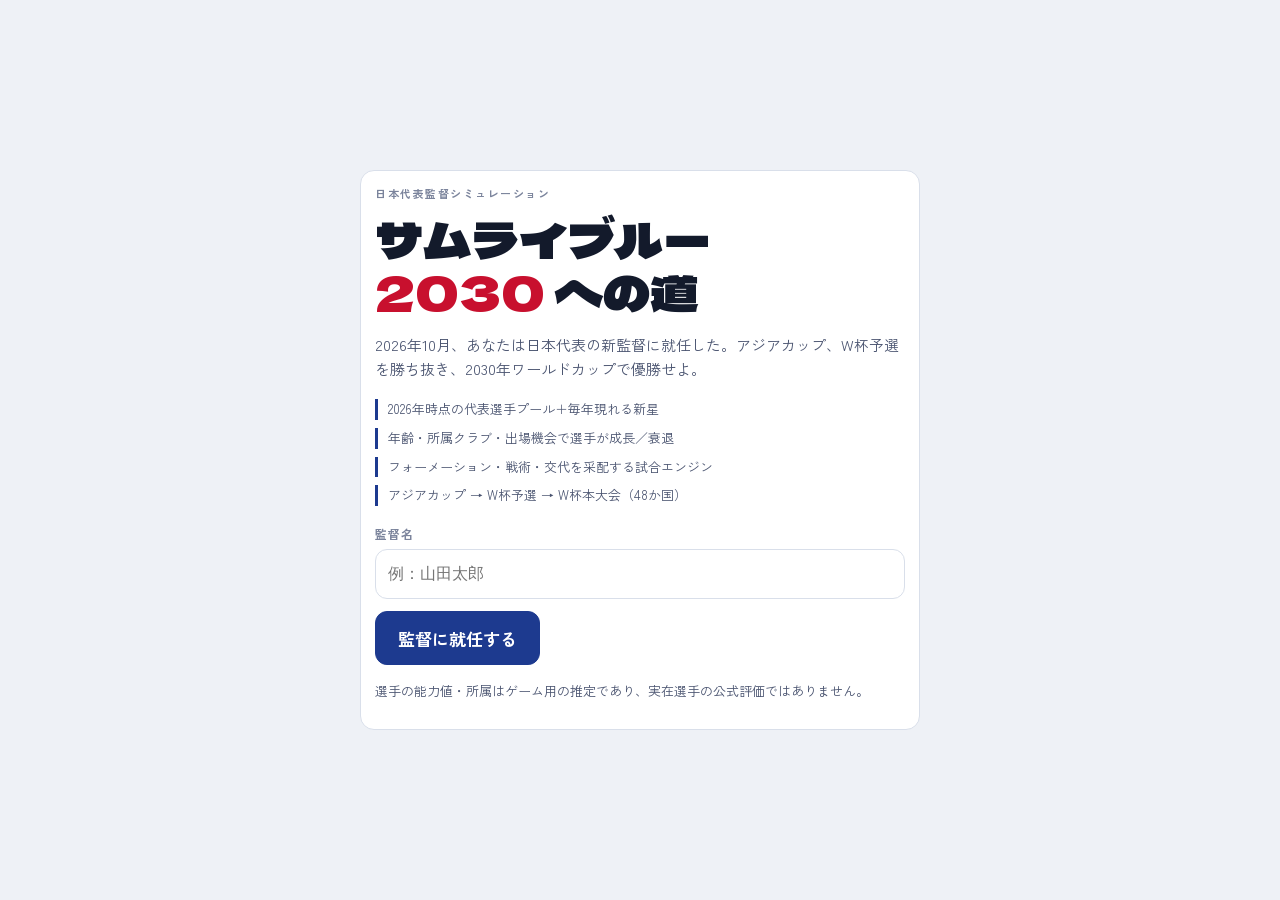
<file: index.html>
<!doctype html>
<html lang="ja">
<head>
<meta charset="utf-8">
<meta name="viewport" content="width=device-width, initial-scale=1, viewport-fit=cover">
<title>サムライブルー監督</title>
<meta name="claude:viewport-fit-sides" content="cover">
<link rel="preconnect" href="https://fonts.googleapis.com">
<link rel="preconnect" href="https://fonts.gstatic.com" crossorigin>
<link rel="stylesheet" href="https://fonts.googleapis.com/css2?family=Barlow+Condensed:wght@500;700&family=Dela+Gothic+One&family=Zen+Kaku+Gothic+New:wght@400;700&display=swap">
<link rel="stylesheet" href="css/style.css">
</head>
<body>
<div id="app"></div>
<div id="modal"></div>
<div id="live"></div>
<div id="toast"></div>
<script src="js/data.js"></script>
<script src="js/engine.js"></script>
<script src="js/world.js"></script>
<script src="js/ranking.js"></script>
<script src="js/game.js"></script>
<script src="js/staff.js"></script>
<script src="js/media.js"></script>
<script src="js/camp.js"></script>
<script src="js/extra.js"></script>
<script src="js/life.js"></script>
<script src="js/depth.js"></script>
<script src="js/ui.js"></script>
</body>
</html>
</file>
<file: css/style.css>
/* 戦術ボード風：藍色の紙面にピッチの緑、日の丸の赤は試合とゴールだけに使う */
:root {
  --paper: #eef1f6;
  --panel: #ffffff;
  --panel-2: #f6f8fb;
  --ink: #131a2b;
  --ink-2: #4a5470;
  --ink-3: #7b849c;
  --line: #d9dfea;
  --ai: #1d3a8f;
  --ai-soft: #e3e9f8;
  --hi: #c8102e;
  --hi-soft: #fbe6e9;
  --pitch: #2e6b43;
  --pitch-2: #2a6340;
  --pitch-line: rgba(255, 255, 255, .55);
  --good: #1d7a46;
  --warn: #b26a00;
  --bad: #b3261e;
  --gold: #a87a00;
  --f-display: "Dela Gothic One", "Hiragino Sans", "Yu Gothic", sans-serif;
  --f-body: "Zen Kaku Gothic New", "Hiragino Sans", "Yu Gothic", "Meiryo", sans-serif;
  --f-num: "Barlow Condensed", "Zen Kaku Gothic New", sans-serif;
  --r: 10px;
}
@media (prefers-color-scheme: dark) {
  :root:not([data-theme="light"]) {
    --paper: #0d1324; --panel: #151d33; --panel-2: #1b2440; --ink: #e8ecf6; --ink-2: #aab3cc; --ink-3: #7d87a3;
    --line: #2a3555; --ai: #8fa9ff; --ai-soft: #1f2b52; --hi: #ff5a6e; --hi-soft: #3a1823;
    --pitch: #23553a; --pitch-2: #204f36; --good: #4cc483; --warn: #f0a83a; --bad: #ff6b60; --gold: #e2b53c;
    color-scheme: dark;
  }
}
:root[data-theme="dark"] {
  --paper: #0d1324; --panel: #151d33; --panel-2: #1b2440; --ink: #e8ecf6; --ink-2: #aab3cc; --ink-3: #7d87a3;
  --line: #2a3555; --ai: #8fa9ff; --ai-soft: #1f2b52; --hi: #ff5a6e; --hi-soft: #3a1823;
  --pitch: #23553a; --pitch-2: #204f36; --good: #4cc483; --warn: #f0a83a; --bad: #ff6b60; --gold: #e2b53c;
  color-scheme: dark;
}

* { box-sizing: border-box; }
html, body { min-height: 100%; }
html { scroll-padding-top: 120px; scroll-padding-bottom: 150px; background: var(--paper); overscroll-behavior-y: none; }
body { margin: 0; background: var(--paper); color: var(--ink); font-family: var(--f-body); font-size: 15px; -webkit-text-size-adjust: 100%; line-height: 1.6; -webkit-font-smoothing: antialiased; }
button { font: inherit; color: inherit; }
:focus-visible { outline: 2px solid var(--ai); outline-offset: 2px; }
.num { font-family: var(--f-num); font-variant-numeric: tabular-nums; }

/* ---------- ヘッダー（スマホゲーム風：上に状態、下にタブ） ---------- */
:root { --col: 560px; --tabbar: 62px; }
body::before { content: ""; position: fixed; inset: 0 0 auto; height: env(safe-area-inset-top, 0px); z-index: 10; background: var(--ai); }
.top { position: sticky; top: env(safe-area-inset-top, 0px); z-index: 5; background: var(--panel); border-bottom: 1px solid var(--line); box-shadow: 0 2px 10px rgba(0, 0, 0, .05); }
.top-in { max-width: var(--col); margin: 0 auto; padding-block: 8px 8px; padding-left: max(12px, env(safe-area-inset-left, 0px)); padding-right: max(12px, env(safe-area-inset-right, 0px)); display: flex; flex-direction: column; gap: 6px; }
.top-row { display: flex; align-items: center; gap: 10px; min-width: 0; }
.brand { font-family: var(--f-display); font-size: 15px; letter-spacing: .02em; display: flex; align-items: center; gap: 8px; white-space: nowrap; }
.brand .disc { width: 16px; height: 16px; border-radius: 50%; background: var(--hi); box-shadow: 0 0 0 2px var(--panel), 0 0 0 3px var(--line); }
.when { margin-left: auto; display: flex; align-items: baseline; gap: 6px; min-width: 0; }
.when b { font-size: 17px; }
.when span { font-size: 12px; font-weight: 700; color: var(--ink-2); overflow: hidden; text-overflow: ellipsis; white-space: nowrap; }
.top-meta { display: grid; grid-template-columns: repeat(auto-fit, minmax(0, 1fr)); grid-auto-flow: column; gap: 6px; }
.meta { display: flex; flex-direction: column; align-items: center; line-height: 1.1; background: var(--panel-2); border-radius: 8px; padding: 4px 2px 5px; min-width: 0; }
.meta b { font-family: var(--f-num); font-size: 18px; font-weight: 700; }
.meta span { font-size: 10px; letter-spacing: .06em; color: var(--ink-3); font-weight: 700; white-space: nowrap; }
.meter { width: 80%; height: 4px; border-radius: 2px; background: var(--line); overflow: hidden; margin-top: 3px; }
.meter i { display: block; height: 100%; background: var(--ai); }
.meter.low i { background: var(--bad); }

.tabbar { position: fixed; left: 0; right: 0; bottom: 0; z-index: 9; background: var(--panel); border-top: 1px solid var(--line); box-shadow: 0 -4px 14px rgba(0, 0, 0, .08); display: grid; grid-template-columns: repeat(8, minmax(0, 1fr)); padding-bottom: env(safe-area-inset-bottom, 0px); padding-left: max(0px, calc((100% - var(--col)) / 2)); padding-right: max(0px, calc((100% - var(--col)) / 2)); }
.tabbar button { position: relative; border: 0; background: none; height: var(--tabbar); display: flex; flex-direction: column; align-items: center; justify-content: center; gap: 3px; cursor: pointer; color: var(--ink-3); font-weight: 700; font-size: 10px; padding: 0; min-width: 0; -webkit-tap-highlight-color: transparent; }
.tabbar svg { width: 24px; height: 24px; }
.tabbar button span:not(.dot) { white-space: nowrap; letter-spacing: -.02em; }
.tabbar button[aria-current="true"] { color: var(--ai); }
.tabbar button[aria-current="true"]::before { content: ""; position: absolute; top: 0; left: 22%; right: 22%; height: 3px; border-radius: 0 0 3px 3px; background: var(--ai); }
.tabbar .dot { position: absolute; top: 8px; left: calc(50% + 8px); width: 9px; height: 9px; border-radius: 50%; background: var(--hi); border: 2px solid var(--panel); }

main { max-width: var(--col); margin: 0 auto; padding-block: 14px calc(var(--tabbar) + var(--mb, 0px) + 12px + env(safe-area-inset-bottom, 0px)); padding-left: max(12px, env(safe-area-inset-left, 0px)); padding-right: max(12px, env(safe-area-inset-right, 0px)); }

/* ---------- 共通 ---------- */
h1, h2, h3 { text-wrap: balance; margin: 0; }
.h-display { font-family: var(--f-display); font-weight: 400; letter-spacing: .01em; }
.eyebrow { font-size: 11px; font-weight: 700; letter-spacing: .14em; color: var(--ink-3); text-transform: uppercase; }
.grid { display: grid; gap: 16px; }
.g2 { grid-template-columns: minmax(0, 1.5fr) minmax(0, 1fr); }
.g3 { grid-template-columns: repeat(3, minmax(0, 1fr)); }
@media (max-width: 860px) { .g2, .g3 { grid-template-columns: minmax(0, 1fr); } }
.card { background: var(--panel); border: 1px solid var(--line); border-radius: var(--r); padding: 18px; min-width: 0; }
.card > h2 { font-size: 15px; margin-bottom: 12px; display: flex; align-items: baseline; gap: 4px 10px; flex-wrap: wrap; }
.card > h2 .sub { font-size: 12px; font-weight: 400; color: var(--ink-3); }
.row { display: flex; gap: 10px; align-items: center; flex-wrap: wrap; }
.spacer { flex: 1; }
.muted { color: var(--ink-3); }
.small { font-size: 12px; }

.btn { border: 1px solid var(--line); background: var(--panel); border-radius: 8px; padding: 8px 14px; font-weight: 700; cursor: pointer; transition: background .15s, border-color .15s; }
.btn:hover { border-color: var(--ink-3); }
.btn.primary { background: var(--ai); border-color: var(--ai); color: #fff; }
:root[data-theme="dark"] .btn.primary { color: #0d1324; }
@media (prefers-color-scheme: dark) { :root:not([data-theme="light"]) .btn.primary { color: #0d1324; } }
.btn.primary:hover { filter: brightness(1.1); }
.btn.go { background: var(--hi); border-color: var(--hi); color: #fff; }
.btn.big { padding: 12px 22px; font-size: 15px; }
.btn.sm { padding: 4px 10px; font-size: 12px; }
.btn:disabled { opacity: .45; cursor: not-allowed; }
.seg { display: inline-flex; border: 1px solid var(--line); border-radius: 8px; overflow: hidden; flex-wrap: wrap; }
.seg button { border: 0; background: var(--panel); padding: 6px 12px; cursor: pointer; font-weight: 700; font-size: 13px; color: var(--ink-2); }
.seg button + button { border-left: 1px solid var(--line); }
.seg button[aria-pressed="true"] { background: var(--ai); color: var(--panel); }

.chip { display: inline-flex; align-items: center; gap: 4px; padding: 1px 8px; border-radius: 999px; font-size: 11px; font-weight: 700; background: var(--panel-2); border: 1px solid var(--line); color: var(--ink-2); white-space: nowrap; }
.chip.ai { background: var(--ai-soft); border-color: transparent; color: var(--ai); }
.chip.hi { background: var(--hi-soft); border-color: transparent; color: var(--hi); }
.chip.good { color: var(--good); }
.chip.bad { color: var(--bad); }
.pos { display: inline-block; min-width: 38px; text-align: center; font-family: var(--f-num); font-weight: 700; font-size: 12px; padding: 0 4px; border-radius: 4px; color: #fff; }
.pos.GK { background: #b8860b; } .pos.DF { background: #2c5aa0; } .pos.MF { background: #2e7d4f; } .pos.FW { background: #b3261e; }
.ovr { font-family: var(--f-num); font-weight: 700; font-size: 17px; }
.ovr.t1 { color: var(--gold); } .ovr.t2 { color: var(--good); } .ovr.t3 { color: var(--ink); } .ovr.t4 { color: var(--ink-3); }
.form-up { color: var(--good); } .form-down { color: var(--bad); }
.nation { display: inline-flex; align-items: center; gap: 6px; font-weight: 700; }
.code { font-family: var(--f-num); font-weight: 700; font-size: 11px; letter-spacing: .06em; padding: 0 5px; border-radius: 3px; background: var(--ink); color: var(--panel); }
.code.JPN { background: var(--ai); }

/* ---------- ホーム ---------- */
.hero { background: var(--ai); color: #fff; border-radius: var(--r); padding: 22px; position: relative; overflow: hidden; border: 0; }
.hero::after { content: ""; position: absolute; right: -60px; top: -60px; width: 220px; height: 220px; border-radius: 50%; background: var(--hi); opacity: .9; }
:root[data-theme="dark"] .hero { background: #1d3a8f; }
@media (prefers-color-scheme: dark) { :root:not([data-theme="light"]) .hero { background: #1d3a8f; } }
.hero > * { position: relative; z-index: 1; }
.hero .eyebrow { color: rgba(255, 255, 255, .7); }
.hero h1 { font-family: var(--f-display); font-weight: 400; font-size: clamp(22px, 4vw, 32px); margin: 6px 0 10px; line-height: 1.25; max-width: 75%; }
.hero p { margin: 0 0 14px; color: rgba(255, 255, 255, .88); max-width: 60ch; }
.hero .btn { border-color: #fff; background: #fff; color: #1d3a8f; }
.hero .btn.go { background: var(--hi); border-color: var(--hi); color: #fff; }
.vs { display: flex; gap: 12px; flex-wrap: wrap; margin: 4px 0 14px; }
.vs .opp { background: rgba(255, 255, 255, .12); border-radius: 8px; padding: 8px 12px; min-width: 150px; }
.vs .opp b { display: block; font-size: 16px; }
.vs .opp span { font-size: 12px; color: rgba(255, 255, 255, .75); }

.stats3 { display: grid; grid-template-columns: repeat(4, minmax(0, 1fr)); gap: 10px; }
@media (max-width: 600px) { .stats3 { grid-template-columns: repeat(2, minmax(0, 1fr)); } }
.stat { background: var(--panel-2); border-radius: 8px; padding: 10px 12px; }
.stat b { font-family: var(--f-num); font-size: 26px; display: block; line-height: 1.1; }
.stat span { font-size: 11px; color: var(--ink-3); font-weight: 700; letter-spacing: .08em; }

.news { list-style: none; margin: 0; padding: 0; display: flex; flex-direction: column; }
.news li { padding: 8px 0; border-bottom: 1px dashed var(--line); display: grid; grid-template-columns: 74px minmax(0, 1fr); gap: 8px; font-size: 13px; }
.news li:last-child { border-bottom: 0; }
.news .d { color: var(--ink-3); font-family: var(--f-num); font-size: 13px; }
.news .tag { font-weight: 700; color: var(--ai); margin-right: 6px; }
.news li.good .tag { color: var(--good); } .news li.bad .tag { color: var(--bad); }

.objectives { display: flex; flex-direction: column; gap: 8px; margin: 0; padding: 0; list-style: none; }
.objectives li { display: flex; gap: 10px; align-items: center; }
.objectives .st { width: 20px; height: 20px; border-radius: 50%; border: 2px solid var(--line); flex: none; display: grid; place-items: center; font-size: 11px; font-weight: 700; }
.objectives .st.ok { background: var(--good); border-color: var(--good); color: #fff; }
.objectives .st.ng { background: var(--bad); border-color: var(--bad); color: #fff; }

/* ---------- 表 ---------- */
.tbl-wrap { overflow-x: auto; border: 1px solid var(--line); border-radius: var(--r); background: var(--panel); }
table { border-collapse: collapse; width: 100%; font-size: 13px; }
th { text-align: left; font-size: 11px; letter-spacing: .08em; color: var(--ink-3); font-weight: 700; padding: 8px 10px; border-bottom: 1px solid var(--line); white-space: nowrap; background: var(--panel-2); position: sticky; top: 0; }
th[data-act] { cursor: pointer; }
th[data-act]:hover { color: var(--ink); }
td { padding: 7px 10px; border-bottom: 1px solid var(--line); white-space: nowrap; }
tr:last-child td { border-bottom: 0; }
tr.called td { background: var(--ai-soft); }
tr.me td { background: var(--ai-soft); font-weight: 700; }
td.nm { font-weight: 700; cursor: pointer; white-space: normal; min-width: 170px; }
td.nm .chips { font-weight: 400; }
td.nm:hover { text-decoration: underline; }
.tierdot { display: inline-block; width: 8px; height: 8px; border-radius: 50%; margin-right: 6px; vertical-align: middle; }
.tierdot.t1 { background: var(--gold); } .tierdot.t2 { background: var(--good); } .tierdot.t3 { background: var(--ai); } .tierdot.t4 { background: var(--ink-3); } .tierdot.t5, .tierdot.t6 { background: var(--line); border: 1px solid var(--ink-3); }
.check { width: 22px; height: 22px; border-radius: 6px; border: 2px solid var(--ink-3); background: var(--panel); cursor: pointer; display: inline-grid; place-items: center; padding: 0; font-size: 13px; font-weight: 700; }
.check[aria-pressed="true"] { background: var(--ai); border-color: var(--ai); color: var(--panel); }
.check:disabled { opacity: .3; cursor: not-allowed; }
.filters { display: flex; gap: 10px; flex-wrap: wrap; align-items: center; margin-bottom: 12px; }
.filters input[type="search"] { border: 1px solid var(--line); background: var(--panel); border-radius: 8px; padding: 7px 10px; min-width: 0; width: 180px; color: var(--ink); }

/* ---------- 招集 ---------- */
.squad-groups { display: grid; grid-template-columns: repeat(2, minmax(0, 1fr)); gap: 12px; }
@media (max-width: 700px) { .squad-groups { grid-template-columns: minmax(0, 1fr); } }
.sg h3 { font-size: 12px; letter-spacing: .1em; color: var(--ink-3); margin-bottom: 6px; display: flex; justify-content: space-between; }
.plist { display: flex; flex-direction: column; gap: 4px; }
.pitem { display: grid; grid-template-columns: auto minmax(0, 1fr) auto auto; gap: 8px; align-items: center; background: var(--panel-2); padding: 6px 8px; border-radius: 6px; font-size: 13px; }
.pitem .n { font-weight: 700; overflow: hidden; text-overflow: ellipsis; white-space: nowrap; cursor: pointer; }
.pitem .c { font-size: 11px; color: var(--ink-3); overflow: hidden; text-overflow: ellipsis; white-space: nowrap; }
.issues { margin: 0 0 10px; padding: 10px 12px; border-radius: 8px; background: var(--hi-soft); color: var(--hi); font-weight: 700; font-size: 13px; list-style: none; }
.trainings { display: grid; grid-template-columns: repeat(auto-fill, minmax(180px, 1fr)); gap: 8px; }
.train { text-align: left; border: 1px solid var(--line); background: var(--panel); border-radius: 8px; padding: 10px 12px; cursor: pointer; }
.train b { display: block; }
.train span { font-size: 12px; color: var(--ink-3); }
.train[aria-pressed="true"] { border-color: var(--ai); box-shadow: inset 0 0 0 1px var(--ai); background: var(--ai-soft); }

/* ---------- ピッチ ---------- */
.pitch { position: relative; width: 100%; max-width: 520px; aspect-ratio: 68 / 90; margin: 0 auto; border-radius: 8px; overflow: hidden;
  background: repeating-linear-gradient(180deg, var(--pitch) 0 10%, var(--pitch-2) 10% 20%); border: 2px solid var(--pitch-2); }
.pitch svg { position: absolute; inset: 0; width: 100%; height: 100%; }
.slot { position: absolute; transform: translate(-50%, -50%); display: flex; flex-direction: column; align-items: center; gap: 2px; width: 92px; cursor: pointer; background: none; border: 0; padding: 0; }
.slot .shirt { width: 38px; height: 38px; border-radius: 50%; background: var(--ai); color: #fff; display: grid; place-items: center; font-family: var(--f-num); font-weight: 700; font-size: 16px; border: 2px solid #fff; box-shadow: 0 2px 6px rgba(0, 0, 0, .3); }
.slot.gk .shirt { background: #d9a400; color: #1a1a1a; }
.slot.empty .shirt { background: rgba(255, 255, 255, .15); border-style: dashed; }
.slot.sel .shirt { box-shadow: 0 0 0 3px var(--hi); }
.slot .nm { font-size: 11px; font-weight: 700; color: #fff; background: rgba(0, 0, 0, .45); border-radius: 4px; padding: 0 5px; max-width: 92px; overflow: hidden; text-overflow: ellipsis; white-space: nowrap; }
.slot .lb { font-size: 9px; color: rgba(255, 255, 255, .85); font-weight: 700; letter-spacing: .08em; }
.slot .fit { font-size: 10px; color: #ffd8d8; font-weight: 700; }
@media (max-width: 480px) { .slot { width: 70px; } .slot .shirt { width: 30px; height: 30px; font-size: 13px; } .slot .nm { font-size: 10px; max-width: 70px; } }

.bars { display: flex; flex-direction: column; gap: 6px; }
.bar { display: grid; grid-template-columns: 74px minmax(0, 1fr) 36px; gap: 8px; align-items: center; font-size: 12px; }
.bar .tr { height: 7px; border-radius: 4px; background: var(--line); overflow: hidden; }
.bar .tr i { display: block; height: 100%; background: var(--ai); border-radius: 4px; }
.bar b { font-family: var(--f-num); text-align: right; font-size: 15px; }

/* ---------- モーダル ---------- */
.overlay { position: fixed; inset: 0; background: rgba(8, 12, 24, .55); z-index: 20; display: flex; align-items: flex-start; justify-content: center; overflow-y: auto; padding: max(16px, env(safe-area-inset-top, 0px)) max(16px, env(safe-area-inset-right, 0px)) max(16px, env(safe-area-inset-bottom, 0px)) max(16px, env(safe-area-inset-left, 0px)); }
.modal { background: var(--panel); border-radius: 12px; width: 100%; max-width: 640px; padding: 20px; margin: auto 0; border: 1px solid var(--line); min-width: 0; }
.modal.wide { max-width: 980px; }
.modal-h { display: flex; align-items: flex-start; gap: 12px; margin-bottom: 14px; }
.modal-h h2 { font-family: var(--f-display); font-weight: 400; font-size: 22px; line-height: 1.3; }
.x { margin-left: auto; border: 0; background: var(--panel-2); width: 32px; height: 32px; border-radius: 50%; cursor: pointer; font-size: 16px; flex: none; }
.kv { display: grid; grid-template-columns: repeat(auto-fill, minmax(120px, 1fr)); gap: 8px; margin-bottom: 14px; }
.kv div { background: var(--panel-2); border-radius: 8px; padding: 8px 10px; }
.kv > div > span { display: block; font-size: 10px; letter-spacing: .1em; color: var(--ink-3); font-weight: 700; }
.kv > div > b { font-size: 15px; }
.spark { width: 100%; height: 70px; display: block; }

/* ---------- スタッフ ---------- */
.staff-h { display: flex; align-items: center; gap: 10px; margin-bottom: 10px; }
.staff-h .badge { width: 36px; height: 36px; border-radius: 50%; background: var(--ai-soft); color: var(--ai); display: grid; place-items: center; font-family: var(--f-display); font-size: 15px; flex: none; }
.staff-h b { display: block; font-size: 15px; line-height: 1.2; }
.quote { margin: 0 0 10px; padding-left: 10px; border-left: 3px solid var(--line); color: var(--ink-2); }
.sugg { display: flex; gap: 10px; align-items: center; justify-content: space-between; background: var(--panel-2); border-radius: 8px; padding: 10px 12px; }
.sugg > div:first-child { min-width: 0; flex: 1; }
.sugg.done { opacity: .55; }
.sugg .sw { display: grid; grid-template-columns: minmax(0, 1fr) minmax(0, 1fr); gap: 12px; }
@media (max-width: 560px) { .sugg { flex-direction: column; align-items: stretch; } .sugg .sw { grid-template-columns: minmax(0, 1fr); } }
.plink { font-weight: 700; cursor: pointer; text-decoration: underline; text-decoration-color: var(--line); text-underline-offset: 3px; }
.plink:hover { text-decoration-color: var(--ink); }
.med { background: var(--panel-2); border-radius: 8px; padding: 8px 12px; border-left: 3px solid var(--ink-3); }
.med.bad { border-left-color: var(--bad); } .med.warn { border-left-color: var(--warn); }
.clubbox { background: var(--panel-2); border-radius: 8px; padding: 12px; margin-bottom: 14px; }
.cb-grid { display: grid; grid-template-columns: repeat(4, minmax(0, 1fr)); gap: 10px; margin-top: 10px; }
.cb-grid .wide { grid-column: span 2; }
@media (max-width: 560px) { .cb-grid { grid-template-columns: repeat(2, minmax(0, 1fr)); } }
.cb-grid span { display: block; font-size: 10px; letter-spacing: .1em; color: var(--ink-3); font-weight: 700; }
.tr2 { height: 5px; border-radius: 3px; background: var(--line); overflow: hidden; margin-top: 4px; }
.tr2 i { display: block; height: 100%; background: var(--good); } .tr2 i.mid { background: var(--warn); } .tr2 i.low { background: var(--bad); }

/* ---------- 状態・発表・会見・合宿 ---------- */
.chip.warn { color: var(--warn); }
.chips { display: flex; flex-wrap: wrap; gap: 3px; margin-top: 3px; }
.chips:empty { display: none; }
.farrow { display: inline-grid; place-items: center; width: 22px; height: 22px; border-radius: 50%; font-size: 13px; font-weight: 700; color: #fff; }
.farrow.f5 { background: #c2410c; } .farrow.f4 { background: #d97706; } .farrow.f3 { background: #7b849c; } .farrow.f2 { background: #2563eb; } .farrow.f1 { background: #4338ca; }
.announce { background: var(--panel); border: 1px solid var(--line); border-top: 6px solid var(--ai); border-radius: var(--r); padding: 22px; }
.announce h1 { font-size: clamp(22px, 4vw, 30px); line-height: 1.3; margin: 6px 0 6px; }
.an-grid { display: grid; grid-template-columns: repeat(4, minmax(0, 1fr)); gap: 16px; margin-top: 16px; }
@media (max-width: 900px) { .an-grid { grid-template-columns: repeat(2, minmax(0, 1fr)); } }
@media (max-width: 520px) { .an-grid { grid-template-columns: minmax(0, 1fr); } }
.an-col h3 { font-size: 12px; letter-spacing: .08em; color: var(--ai); border-bottom: 2px solid var(--ai); padding-bottom: 4px; margin-bottom: 6px; }
.an-row { display: flex; flex-wrap: wrap; gap: 4px 8px; align-items: baseline; padding: 5px 0; border-bottom: 1px dashed var(--line); }
.an-row .nm { font-size: 15px; }
.an-row .cl { font-size: 12px; color: var(--ink-3); flex-basis: 100%; }
.press .qa { border-left: 3px solid var(--line); padding: 4px 0 4px 12px; margin-bottom: 12px; }
.press .qa.now { border-left-color: var(--hi); }
.qa .q { font-weight: 700; display: flex; flex-direction: column; }
.qa .a { color: var(--ink-2); margin-top: 4px; }
.qa .a::before { content: "監督："; color: var(--ai); font-weight: 700; }
.answers { display: flex; flex-direction: column; gap: 8px; margin-top: 10px; }
.ans { display: flex; gap: 10px; align-items: center; text-align: left; border: 1px solid var(--line); background: var(--panel-2); border-radius: 8px; padding: 10px 12px; cursor: pointer; }
.ans:hover { border-color: var(--ai); }
.media { background: var(--panel-2); border-radius: 8px; padding: 12px 14px; }
.media h3 { font-size: 12px; letter-spacing: .1em; color: var(--ink-3); margin-bottom: 6px; }
.headline { display: flex; flex-direction: column; padding: 6px 0; border-bottom: 1px solid var(--line); }
.headline:last-of-type { border-bottom: 0; }
.headline .outlet { font-size: 11px; color: var(--hi); font-weight: 700; letter-spacing: .06em; }
.headline b { font-family: var(--f-display); font-weight: 400; font-size: 16px; line-height: 1.4; }
.sns { display: flex; flex-direction: column; gap: 4px; margin-top: 6px; }
.sns div { font-size: 13px; background: var(--panel); border-radius: 12px; padding: 4px 10px; align-self: flex-start; border: 1px solid var(--line); }
.camplog { margin: 0; padding-left: 0; list-style: none; display: flex; flex-direction: column; gap: 8px; }
.camplog li { border-left: 3px solid var(--ai); padding-left: 10px; }
.spgrid { display: grid; grid-template-columns: repeat(3, minmax(0, 1fr)); gap: 8px; }
@media (max-width: 560px) { .spgrid { grid-template-columns: minmax(0, 1fr); } }
.spsel span { display: block; font-size: 11px; font-weight: 700; color: var(--ink-3); letter-spacing: .08em; margin-bottom: 3px; }
.spsel select { width: 100%; border: 1px solid var(--line); background: var(--panel); color: var(--ink); border-radius: 6px; padding: 6px; font: inherit; font-size: 13px; }

/* ---------- 主将・規律・クラブ要望 ---------- */
.chip.cap { background: var(--ink); color: var(--panel); border-color: transparent; }
.slot .shirt { position: relative; }
.slot .arm { position: absolute; right: -6px; top: -6px; width: 16px; height: 16px; border-radius: 50%; background: var(--hi); color: #fff; font-style: normal; font-size: 10px; display: grid; place-items: center; border: 1px solid #fff; }
.discipline { background: var(--hi-soft); border-radius: 8px; padding: 12px 14px; margin-bottom: 14px; }
.discipline b { color: var(--hi); }
.clubreq { margin-top: 16px; border-top: 2px solid var(--line); padding-top: 12px; }
.clubreq h3 { font-size: 13px; margin-bottom: 8px; }

/* ---------- 相談・前日会見 ---------- */
.consult { background: var(--panel-2); border-radius: 8px; padding: 12px 14px; }
.hero-ask { background: rgba(255, 255, 255, .12); border-radius: 8px; padding: 10px 12px; margin: 0 0 12px; }
.hero-ask p { margin: 4px 0 8px; }
.hero .ans { background: rgba(255, 255, 255, .92); color: #131a2b; border-color: transparent; }
.hero .ans .chip { background: #e3e9f8; color: #1d3a8f; }
.ins span { white-space: nowrap; overflow: hidden; text-overflow: ellipsis; }

/* ---------- 作戦ボード ---------- */
.board-wrap .pitch { max-width: 440px; }
.slot { touch-action: none; user-select: none; -webkit-user-select: none; -webkit-touch-callout: none; }
.slot.dragging, .bitem.dragging { opacity: .35; }
.slot.drop-over .shirt { box-shadow: 0 0 0 4px #ffd34d; }
.bitem.drop-over { box-shadow: inset 0 0 0 2px var(--ai); }
.slot.sent { opacity: .45; }
.slot .stbar { width: 46px; height: 4px; border-radius: 2px; background: rgba(0, 0, 0, .35); overflow: hidden; }
.slot .stbar i { display: block; height: 100%; background: #5ee08f; }
.slot .stbar i.mid { background: #f0b43a; } .slot .stbar i.low { background: #ff6b60; }
.slot .ins-dot { position: absolute; left: -6px; top: -6px; width: 16px; height: 16px; border-radius: 50%; background: #ffd34d; color: #1a1a1a; font-style: normal; font-size: 11px; font-weight: 700; display: grid; place-items: center; border: 1px solid #fff; }
.benchrow { display: grid; grid-template-columns: repeat(auto-fill, minmax(150px, 1fr)); gap: 6px; }
.bitem { display: grid; grid-template-columns: auto minmax(0, 1fr) auto; grid-template-rows: auto auto; column-gap: 6px; align-items: center; background: var(--panel-2); border: 1px solid var(--line); border-radius: 8px; padding: 6px 8px; cursor: grab; touch-action: none; user-select: none; -webkit-user-select: none; }
.bitem .pos { grid-row: span 2; }
.bitem .bn { font-weight: 700; font-size: 12px; overflow: hidden; text-overflow: ellipsis; white-space: nowrap; }
.bitem .bv .ovr { font-size: 15px; }
.bitem .bc { grid-column: 2 / span 2; font-size: 10px; color: var(--ink-3); white-space: nowrap; overflow: hidden; text-overflow: ellipsis; }
.bitem.out { opacity: .5; }
.drag-ghost { position: fixed; left: 0; top: 0; z-index: 40; pointer-events: none; margin: -18px 0 0 -40px; padding: 6px 12px; border-radius: 999px; background: var(--ai); color: #fff; font-weight: 700; font-size: 13px; box-shadow: 0 6px 16px rgba(0, 0, 0, .3); white-space: nowrap; }
.overlay.top { z-index: 30; }
.matchbar { position: fixed; left: 0; right: 0; bottom: calc(var(--tabbar) + env(safe-area-inset-bottom, 0px)); z-index: 8; background: var(--panel); border-top: 1px solid var(--line); box-shadow: 0 -4px 14px rgba(0, 0, 0, .08); }
.mb-in { max-width: var(--col); margin: 0 auto; display: flex; gap: 8px; align-items: center; flex-wrap: wrap; padding-block: 10px; padding-left: max(16px, env(safe-area-inset-left, 0px)); padding-right: max(16px, env(safe-area-inset-right, 0px)); }
.mb-t { display: flex; flex-direction: column; line-height: 1.3; min-width: 0; }
.mb-t .small { color: var(--ink-3); }
.nextmatch { border-left: 4px solid var(--hi); }

.swaprow.same { border-left: 3px solid var(--ai); }

.notes { margin: 6px 0 8px; padding-left: 18px; font-size: 12px; color: var(--ink-2); display: grid; gap: 2px; }
.hero-notes { color: rgba(255, 255, 255, .9); }
.talk { background: var(--ai-soft); border-radius: 8px; padding: 10px 12px; margin-bottom: 12px; display: grid; gap: 6px; }

/* ---------- 試合 ---------- */
.live { max-width: 980px; }
.board { display: grid; grid-template-columns: minmax(0, 1fr) auto minmax(0, 1fr); gap: 12px; align-items: center; background: var(--ink); color: var(--panel); border-radius: 10px; padding: 14px 16px; }
.board .tm { font-weight: 700; font-size: 16px; display: flex; flex-direction: column; gap: 2px; min-width: 0; }
.board .tm.r { text-align: right; align-items: flex-end; }
.board .tm small { font-size: 11px; opacity: .7; font-weight: 400; }
.board .sc { font-family: var(--f-num); font-size: 44px; font-weight: 700; line-height: 1; text-align: center; letter-spacing: .04em; }
.board .clock { display: block; font-size: 14px; text-align: center; color: var(--hi); letter-spacing: .1em; margin-top: 4px; }
.possbar { display: flex; height: 6px; border-radius: 3px; overflow: hidden; margin: 10px 0 4px; background: var(--line); }
.possbar i { background: var(--ai); }
.possbar u { background: var(--ink-3); flex: 1; }
.live-grid { display: grid; grid-template-columns: minmax(0, 1.4fr) minmax(0, 1fr); gap: 14px; margin-top: 14px; }
@media (max-width: 760px) { .live-grid { grid-template-columns: minmax(0, 1fr); } }
.feed { height: 360px; overflow-y: auto; display: flex; flex-direction: column; gap: 2px; border: 1px solid var(--line); border-radius: 8px; padding: 8px; background: var(--panel-2); }
.feed div { display: grid; grid-template-columns: 34px minmax(0, 1fr); gap: 6px; font-size: 13px; padding: 3px 4px; border-radius: 4px; }
.feed .m { font-family: var(--f-num); color: var(--ink-3); text-align: right; }
.feed .goal { background: var(--hi-soft); font-weight: 700; }
.feed .goal.us { background: var(--ai-soft); color: var(--ai); }
.feed .goal.them { color: var(--hi); }
.feed .yellow .t::before { content: ""; display: inline-block; width: 8px; height: 11px; background: #e8b500; margin-right: 6px; border-radius: 1px; vertical-align: -1px; }
.feed .red .t::before { content: ""; display: inline-block; width: 8px; height: 11px; background: var(--bad); margin-right: 6px; border-radius: 1px; vertical-align: -1px; }
.feed .sys { color: var(--ink-2); font-weight: 700; }
.feed .them:not(.goal) { color: var(--ink-2); }
.ctrls { display: flex; gap: 8px; flex-wrap: wrap; align-items: center; margin-top: 12px; }
.mstats { display: flex; flex-direction: column; gap: 6px; font-size: 13px; }
.mstats .r3 { display: grid; grid-template-columns: 40px minmax(0, 1fr) 40px; text-align: center; gap: 6px; }
.mstats .r3 b { font-family: var(--f-num); font-size: 16px; }
.onpitch { display: flex; flex-direction: column; gap: 3px; }
.op { display: grid; grid-template-columns: 40px minmax(0, 1fr) 60px auto; gap: 6px; align-items: center; font-size: 12px; padding: 4px 6px; border-radius: 6px; background: var(--panel-2); cursor: pointer; border: 1px solid transparent; text-align: left; width: 100%; }
.op[aria-pressed="true"] { border-color: var(--hi); background: var(--hi-soft); }
.op .stm { height: 5px; border-radius: 3px; background: var(--line); overflow: hidden; }
.op .stm i { display: block; height: 100%; background: var(--good); }
.op .stm i.mid { background: var(--warn); } .op .stm i.low { background: var(--bad); }
.op.out { opacity: .4; cursor: default; }
.rt { font-family: var(--f-num); font-weight: 700; padding: 0 6px; border-radius: 4px; background: var(--panel-2); }
.rt.hi { background: var(--good); color: #fff; } .rt.lo { background: var(--bad); color: #fff; }

/* ---------- 日程 ---------- */
.timeline { list-style: none; padding: 0; margin: 0; display: grid; grid-template-columns: repeat(auto-fill, minmax(280px, 1fr)); column-gap: 24px; }
.timeline li { display: grid; grid-template-columns: 86px 18px minmax(0, 1fr); gap: 10px; align-items: start; padding: 6px 0; }
.timeline .d { font-family: var(--f-num); color: var(--ink-3); font-size: 14px; }
.timeline .pt { width: 12px; height: 12px; border-radius: 50%; border: 2px solid var(--ink-3); margin-top: 5px; background: var(--panel); }
.timeline li.done .pt { background: var(--ink-3); }
.timeline li.now .pt { background: var(--hi); border-color: var(--hi); box-shadow: 0 0 0 4px var(--hi-soft); }
.timeline li.big .t { font-weight: 700; }
.timeline li.now .t { color: var(--hi); font-weight: 700; }
.bracket { display: flex; gap: 14px; overflow-x: auto; padding-bottom: 6px; }
.bracket .col { display: flex; flex-direction: column; gap: 6px; min-width: 170px; }
.bracket .col h4 { margin: 0 0 4px; font-size: 11px; letter-spacing: .1em; color: var(--ink-3); }
.tie { border: 1px solid var(--line); border-radius: 6px; font-size: 12px; overflow: hidden; }
.tie div { display: flex; justify-content: space-between; padding: 3px 8px; gap: 8px; }
.tie div + div { border-top: 1px solid var(--line); }
.tie .w { font-weight: 700; }
.tie .j { background: var(--ai-soft); }
.groups { display: grid; grid-template-columns: repeat(auto-fill, minmax(260px, 1fr)); gap: 12px; }

/* ---------- タイトル ---------- */
.title-wrap { min-height: 100vh; display: grid; place-items: center; padding-block: 24px; padding-left: max(16px, env(safe-area-inset-left, 0px)); padding-right: max(16px, env(safe-area-inset-right, 0px)); }
.title-card { max-width: 560px; width: 100%; }
.title-card .logo { font-family: var(--f-display); font-size: clamp(30px, 7vw, 48px); line-height: 1.1; margin: 10px 0 12px; }
.title-card .logo em { font-style: normal; color: var(--hi); }
.title-card p { color: var(--ink-2); }
.title-card label { display: block; font-weight: 700; font-size: 12px; letter-spacing: .1em; color: var(--ink-3); margin: 18px 0 6px; }
.title-card input { width: 100%; border: 1px solid var(--line); background: var(--panel); color: var(--ink); border-radius: 8px; padding: 10px 12px; font-size: 16px; }
.feat { display: grid; grid-template-columns: repeat(2, minmax(0, 1fr)); gap: 8px; margin: 18px 0; padding: 0; list-style: none; font-size: 13px; color: var(--ink-2); }
.feat li { border-left: 3px solid var(--ai); padding-left: 10px; }
@media (max-width: 480px) { .feat { grid-template-columns: minmax(0, 1fr); } }

.ending { text-align: center; padding: 30px 16px; }
.ending .res { font-family: var(--f-display); font-size: clamp(34px, 8vw, 64px); color: var(--hi); line-height: 1.1; margin: 10px 0; }
.ending.champ .res { color: var(--gold); }
.confirm { background: var(--hi-soft); border-radius: 8px; padding: 10px 12px; display: flex; gap: 10px; align-items: center; flex-wrap: wrap; color: var(--hi); font-weight: 700; }
.toast { position: fixed; left: 50%; transform: translateX(-50%); bottom: calc(var(--tabbar) + 84px + env(safe-area-inset-bottom, 0px)); background: var(--ink); color: var(--panel); padding: 10px 16px; border-radius: 8px; font-weight: 700; z-index: 30; font-size: 13px; max-width: calc(100% - 32px); }

@media (prefers-reduced-motion: reduce) { * { transition: none !important; animation: none !important; } }
/* チーム指示 */
.tigroup { margin-top: 8px; }
.tigroup .eyebrow { margin-bottom: 4px; }
.tirow { display: grid; grid-template-columns: 9em minmax(0, 1fr); gap: 8px; align-items: center; padding: 3px 0; }
.tirow > span { font-size: 12px; font-weight: 700; color: var(--ink-2); }
.tirow .seg button { padding: 5px 9px; font-size: 12px; }
@media (max-width: 560px) { .tirow { grid-template-columns: minmax(0, 1fr); gap: 2px; } }
.feed .build .t { font-size: 12px; color: var(--ink-2); }
.feed .build.us .t { color: var(--ai); }
.routebar { display: flex; height: 8px; border-radius: 4px; overflow: hidden; background: var(--line); margin: 4px 0 2px; }
.routebar i { display: block; height: 100%; }
.tisel { width: 100%; border: 1px solid var(--line); background: var(--panel); color: var(--ink); border-radius: 6px; padding: 5px; font: inherit; font-size: 12px; }

/* ---------- スマホゲーム向けの大きさ（タップしやすさ優先） ---------- */
.g2, .g3 { grid-template-columns: minmax(0, 1fr); }
.grid { gap: 12px; }
.card { padding: 14px; border-radius: 14px; }
.card > h2 { font-size: 17px; }
.card > h2 .sub { font-size: 12px; }
.small { font-size: 13px; }
.eyebrow { font-size: 11px; }
.chip { font-size: 12px; padding: 2px 9px; }
.btn { min-height: 46px; padding: 10px 16px; font-size: 15px; border-radius: 12px; -webkit-tap-highlight-color: transparent; touch-action: manipulation; }
.btn.big { min-height: 54px; font-size: 17px; padding: 12px 22px; }
.btn.sm { min-height: 40px; padding: 7px 12px; font-size: 14px; border-radius: 10px; }
.btn:active:not(:disabled) { transform: scale(.97); }
.hero .row .btn, .hero > .btn, .confirm .btn { flex: 1 1 auto; }
.row { gap: 8px; }
.seg { display: flex; width: 100%; border-radius: 12px; }
.seg button { flex: 1 1 auto; min-height: 44px; padding: 8px 10px; font-size: 14px; touch-action: manipulation; }
.seg button + button { border-left: 1px solid var(--line); }
.tirow .seg button { min-height: 42px; padding: 6px 8px; font-size: 13px; }
.tirow { grid-template-columns: minmax(0, 1fr); gap: 4px; padding: 5px 0; }
.tirow > span { font-size: 13px; }
select, .spsel select, .tisel { min-height: 46px; font-size: 15px; border-radius: 10px; padding: 8px 10px; }
.spgrid { grid-template-columns: minmax(0, 1fr); }
.filters input[type="search"] { min-height: 46px; font-size: 16px; flex: 1 1 160px; border-radius: 10px; }
.check { width: 36px; height: 36px; border-radius: 10px; font-size: 16px; }
td { padding: 10px 8px; }
th { padding: 9px 8px; font-size: 12px; }
table { font-size: 14px; }
.pitem { padding: 10px; font-size: 14px; border-radius: 10px; min-height: 48px; }
.plist { gap: 6px; }
.squad-groups { grid-template-columns: minmax(0, 1fr); }
.trainings { grid-template-columns: minmax(0, 1fr); gap: 8px; }
.train { padding: 13px 14px; border-radius: 12px; min-height: 54px; touch-action: manipulation; }
.train span { font-size: 13px; }
.ans { padding: 14px; border-radius: 12px; min-height: 54px; }
.sugg { flex-direction: column; align-items: stretch; border-radius: 12px; }
.sugg .sw { grid-template-columns: minmax(0, 1fr); }
.news li { grid-template-columns: 64px minmax(0, 1fr); font-size: 14px; }
.stats3 { grid-template-columns: repeat(2, minmax(0, 1fr)); }
.an-grid { grid-template-columns: repeat(2, minmax(0, 1fr)); }
.timeline { grid-template-columns: minmax(0, 1fr); }
.timeline li { grid-template-columns: 74px 18px minmax(0, 1fr); }
.groups { grid-template-columns: minmax(0, 1fr); }
.feat { grid-template-columns: minmax(0, 1fr); }
.hero { border-radius: 16px; padding: 18px; }
.hero h1 { max-width: 85%; }
.vs .opp { flex: 1 1 130px; min-width: 0; }
.title-card input { min-height: 50px; border-radius: 12px; }

/* 作戦ボード：選手の丸を大きく */
.board-wrap .pitch, .pitch { max-width: 100%; }
.slot { width: 76px; }
.slot .shirt { width: 40px; height: 40px; font-size: 16px; }
.slot .nm { font-size: 11px; max-width: 76px; }
@media (max-width: 380px) { .slot { width: 66px; } .slot .shirt { width: 34px; height: 34px; font-size: 14px; } .slot .nm { max-width: 66px; font-size: 10px; } }
.benchrow { grid-template-columns: repeat(2, minmax(0, 1fr)); gap: 8px; }
.bitem { padding: 9px 10px; min-height: 52px; border-radius: 10px; }
.bitem .bn { font-size: 13px; }
.bitem .bc { font-size: 11px; }

/* モーダルは画面下からのシート */
.overlay { align-items: flex-end; padding: max(12px, env(safe-area-inset-top, 0px)) 0 0; }
.modal { max-width: var(--col); border-radius: 18px 18px 0 0; padding: 18px max(14px, env(safe-area-inset-right, 0px)) calc(20px + env(safe-area-inset-bottom, 0px)) max(14px, env(safe-area-inset-left, 0px)); margin: auto 0 0; border-bottom: 0; }
.modal::before { content: ""; display: block; width: 40px; height: 5px; border-radius: 3px; background: var(--line); margin: -6px auto 12px; }
.modal-h h2 { font-size: 20px; }
.x { width: 44px; height: 44px; font-size: 20px; }
.kv { grid-template-columns: repeat(2, minmax(0, 1fr)); }

/* 試合画面は全画面 */
#live .overlay { padding: 0; align-items: flex-start; overscroll-behavior: contain; }
#live .modal { max-width: var(--col); min-height: 100%; border-radius: 0; margin: 0 auto; padding-top: max(14px, env(safe-area-inset-top, 0px)); }
#live .modal::before { display: none; }
.live-grid { grid-template-columns: minmax(0, 1fr); }
.board { padding: 12px; border-radius: 14px; }
.board .sc { font-size: 40px; }
.board .tm { font-size: 15px; }
.ctrls .btn { flex: 1 1 auto; }
.feed { height: 300px; }
.feed div { font-size: 14px; padding: 4px; }
.op { min-height: 44px; font-size: 13px; padding: 6px 8px; border-radius: 10px; }
.mb-in { gap: 6px; padding-block: 8px; }
.mb-in .btn { min-height: 44px; padding: 8px 14px; }
.mb-t b { font-size: 15px; }
.toast { border-radius: 12px; font-size: 14px; padding: 12px 18px; }
.modal.wide, .live { max-width: var(--col); }
.pitch { aspect-ratio: 68 / 106; border-radius: 12px; }
td.nm { min-width: 130px; }
.tbl-wrap { border-radius: 12px; -webkit-overflow-scrolling: touch; }
.modal .trainings { grid-template-columns: repeat(2, minmax(0, 1fr)); }
</file>
